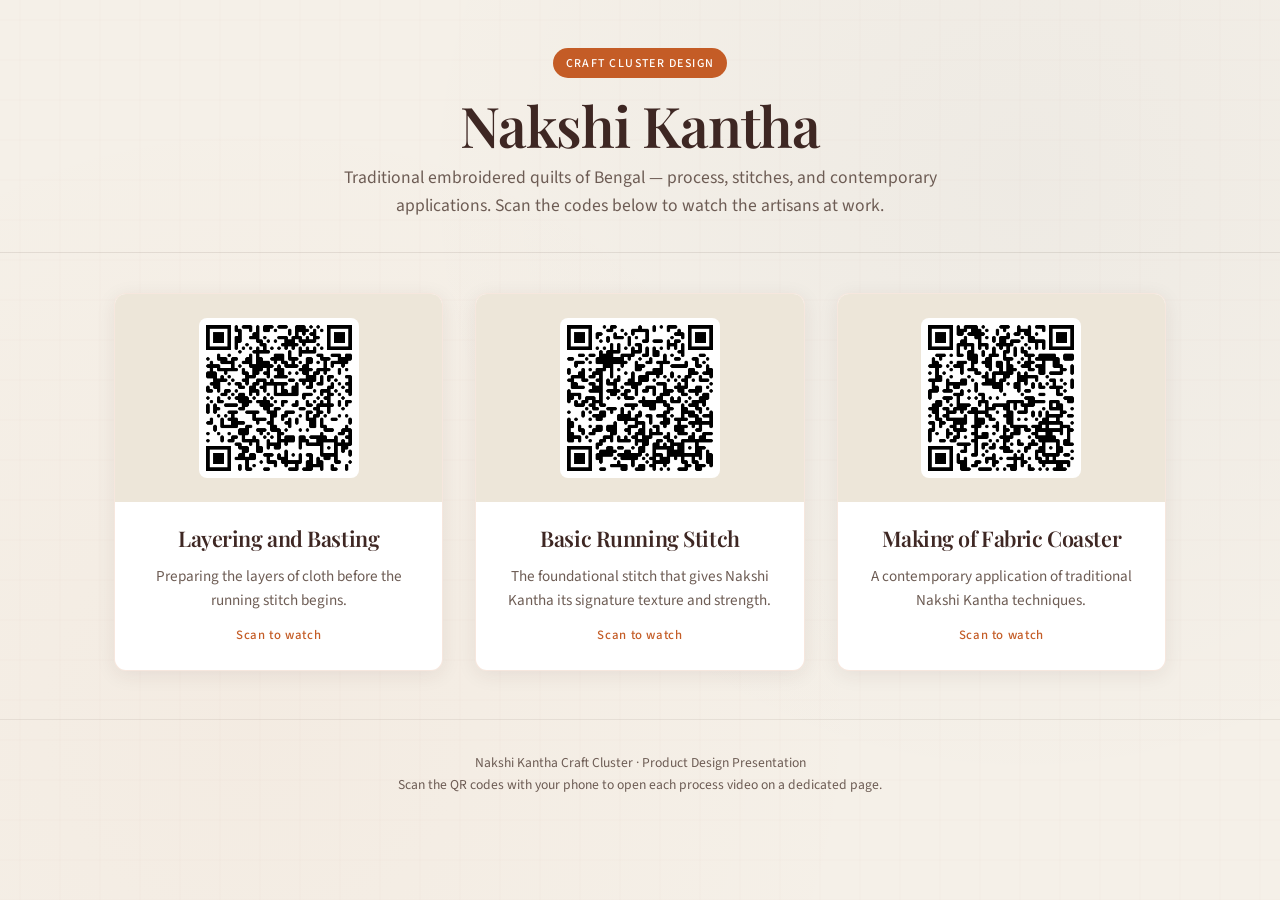
<file: artifacts/nakshi-kantha-site/index.html>
<!DOCTYPE html>
<html lang="en">
<head>
  <meta charset="UTF-8">
  <meta name="viewport" content="width=device-width, initial-scale=1.0">
  <title>Nakshi Kantha · Craft Cluster Design Presentation</title>
  <link rel="stylesheet" href="style.css">
</head>
<body>
  <header class="site-header">
    <div class="container">
      <div class="badge">Craft Cluster Design</div>
      <h1>Nakshi Kantha</h1>
      <p class="subtitle">Traditional embroidered quilts of Bengal — process, stitches, and contemporary applications. Scan the codes below to watch the artisans at work.</p>
    </div>
  </header>

  <main class="container">
    <div class="video-grid">
      <!-- Video 1 -->
      <article class="video-card">
        <div class="qr-wrapper">
          <img class="qr" src="images/qr-layering-basting.png" alt="QR code for Layering and Basting">
        </div>
        <h3>Layering and Basting</h3>
        <p>Preparing the layers of cloth before the running stitch begins.</p>
        <div class="scan-hint">Scan to watch</div>
      </article>

      <!-- Video 2 -->
      <article class="video-card">
        <div class="qr-wrapper">
          <img class="qr" src="images/qr-running-stitch.png" alt="QR code for basic running stitch">
        </div>
        <h3>Basic Running Stitch</h3>
        <p>The foundational stitch that gives Nakshi Kantha its signature texture and strength.</p>
        <div class="scan-hint">Scan to watch</div>
      </article>

      <!-- Video 3 -->
      <article class="video-card">
        <div class="qr-wrapper">
          <img class="qr" src="images/qr-fabric-coaster.png" alt="QR code for fabric coaster making">
        </div>
        <h3>Making of Fabric Coaster</h3>
        <p>A contemporary application of traditional Nakshi Kantha techniques.</p>
        <div class="scan-hint">Scan to watch</div>
      </article>
    </div>
  </main>

  <footer>
    <div class="container">
      Nakshi Kantha Craft Cluster · Product Design Presentation<br>
      Scan the QR codes with your phone to open each process video on a dedicated page.
    </div>
  </footer>
</body>
</html>
</file>
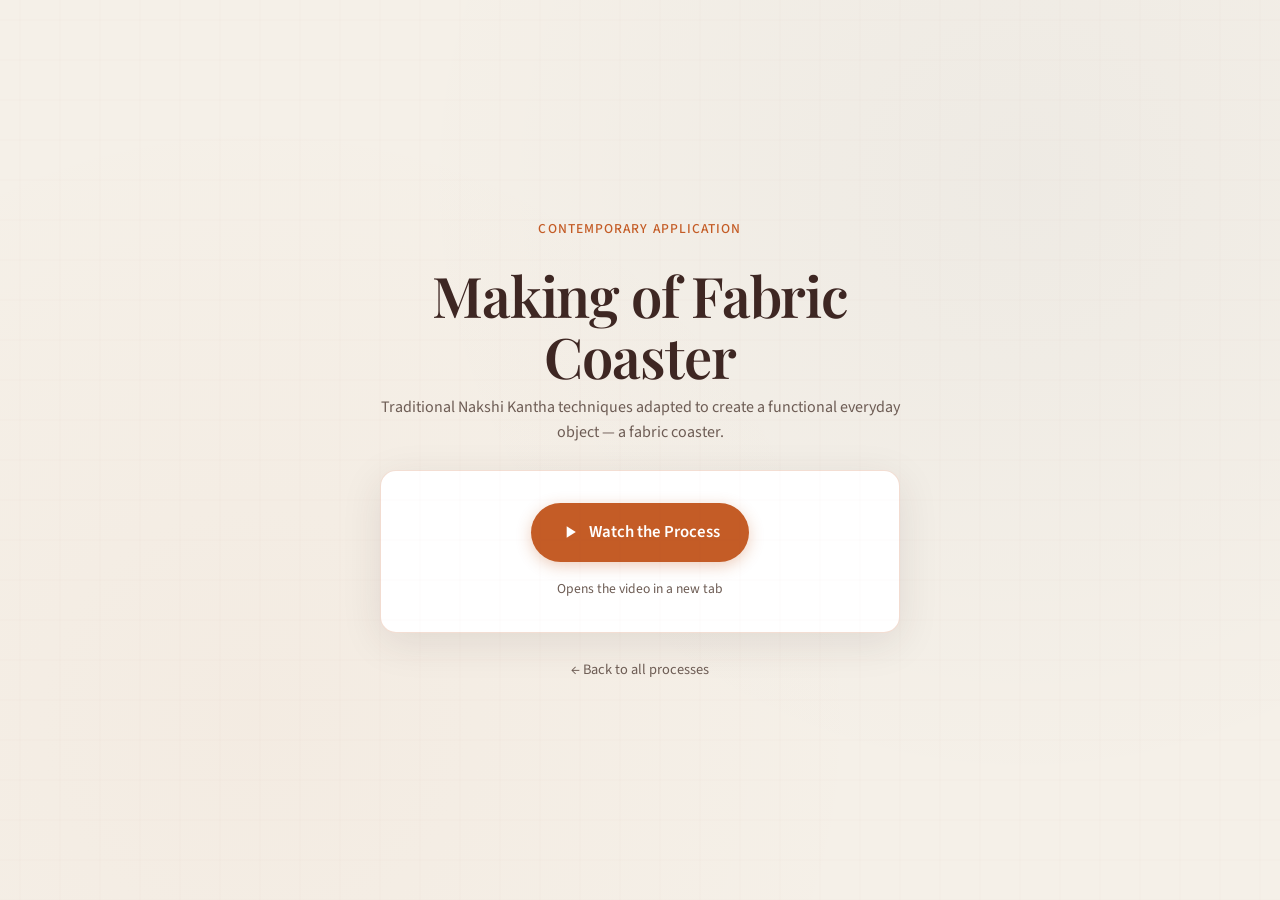
<file: artifacts/nakshi-kantha-site/video-fabric-coaster.html>
<!DOCTYPE html>
<html lang="en">
<head>
  <meta charset="UTF-8">
  <meta name="viewport" content="width=device-width, initial-scale=1.0">
  <title>Making of Fabric Coaster · Nakshi Kantha</title>
  <link rel="stylesheet" href="style.css">
</head>
<body>
  <div class="video-page">
    <div class="content">
      <div class="technique">Contemporary Application</div>
      <h1>Making of Fabric Coaster</h1>
      <p style="color: var(--muted); margin: 0.5rem 0 1rem;">Traditional Nakshi Kantha techniques adapted to create a functional everyday object — a fabric coaster.</p>

      <div class="player-card">
        <a class="play-button" href="https://photos.app.goo.gl/qU7FQ3gF2fs6k9Nq6" target="_blank" rel="noopener">
          <svg viewBox="0 0 24 24"><path d="M8 5v14l11-7z"/></svg>
          Watch the Process
        </a>
        <p style="margin-top: 1rem; font-size: 0.85rem; color: var(--muted);">Opens the video in a new tab</p>
      </div>

      <a class="back-link" href="index.html">← Back to all processes</a>
    </div>
  </div>
</body>
</html>
</file>
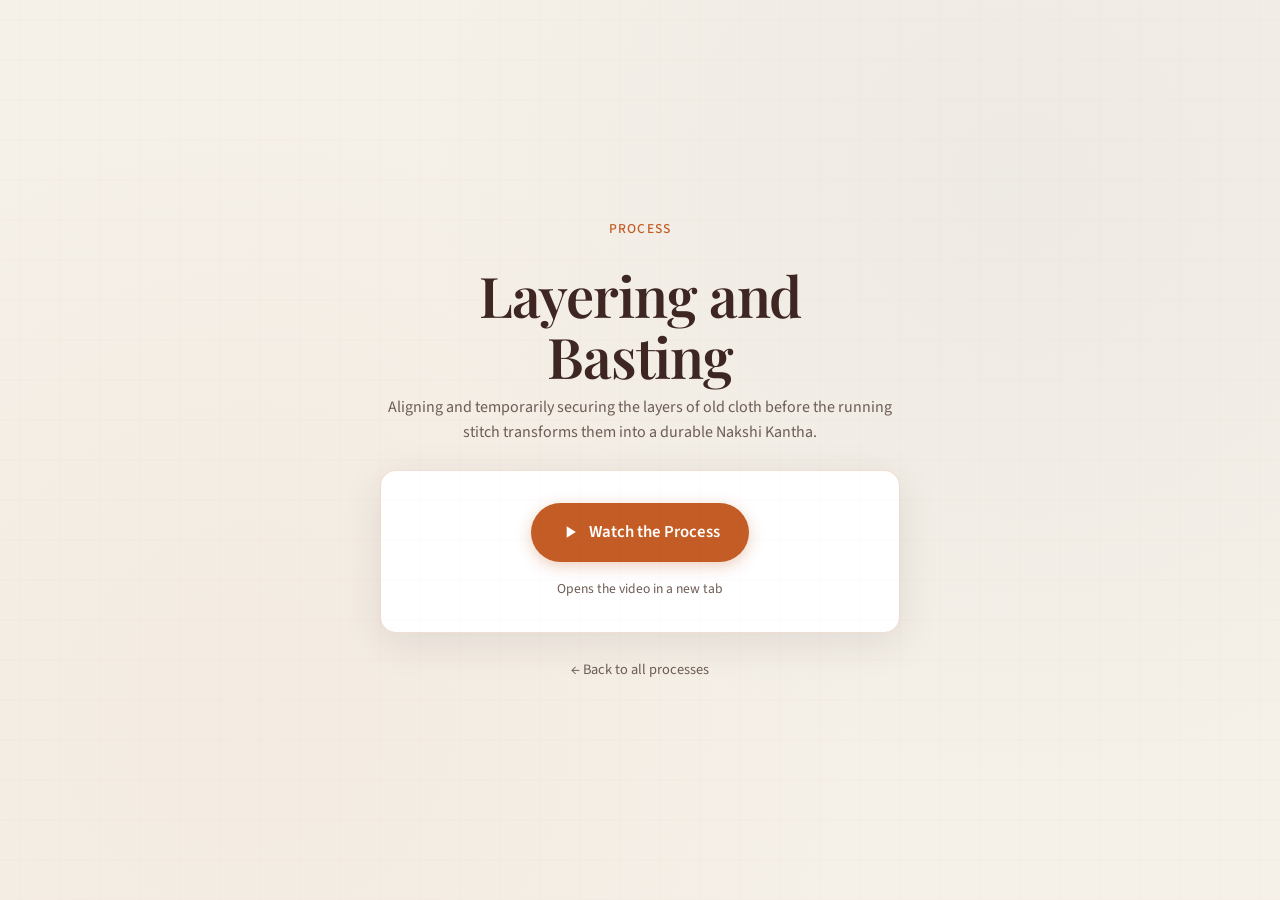
<file: artifacts/nakshi-kantha-site/video-layering-basting.html>
<!DOCTYPE html>
<html lang="en">
<head>
  <meta charset="UTF-8">
  <meta name="viewport" content="width=device-width, initial-scale=1.0">
  <title>Layering and Basting · Nakshi Kantha</title>
  <link rel="stylesheet" href="style.css">
</head>
<body>
  <div class="video-page">
    <div class="content">
      <div class="technique">Process</div>
      <h1>Layering and Basting</h1>
      <p style="color: var(--muted); margin: 0.5rem 0 1rem;">Aligning and temporarily securing the layers of old cloth before the running stitch transforms them into a durable Nakshi Kantha.</p>

      <div class="player-card">
        <a class="play-button" href="https://photos.app.goo.gl/BpqHsvpGbjiEsJwt9" target="_blank" rel="noopener">
          <svg viewBox="0 0 24 24"><path d="M8 5v14l11-7z"/></svg>
          Watch the Process
        </a>
        <p style="margin-top: 1rem; font-size: 0.85rem; color: var(--muted);">Opens the video in a new tab</p>
      </div>

      <a class="back-link" href="index.html">← Back to all processes</a>
    </div>
  </div>
</body>
</html>
</file>
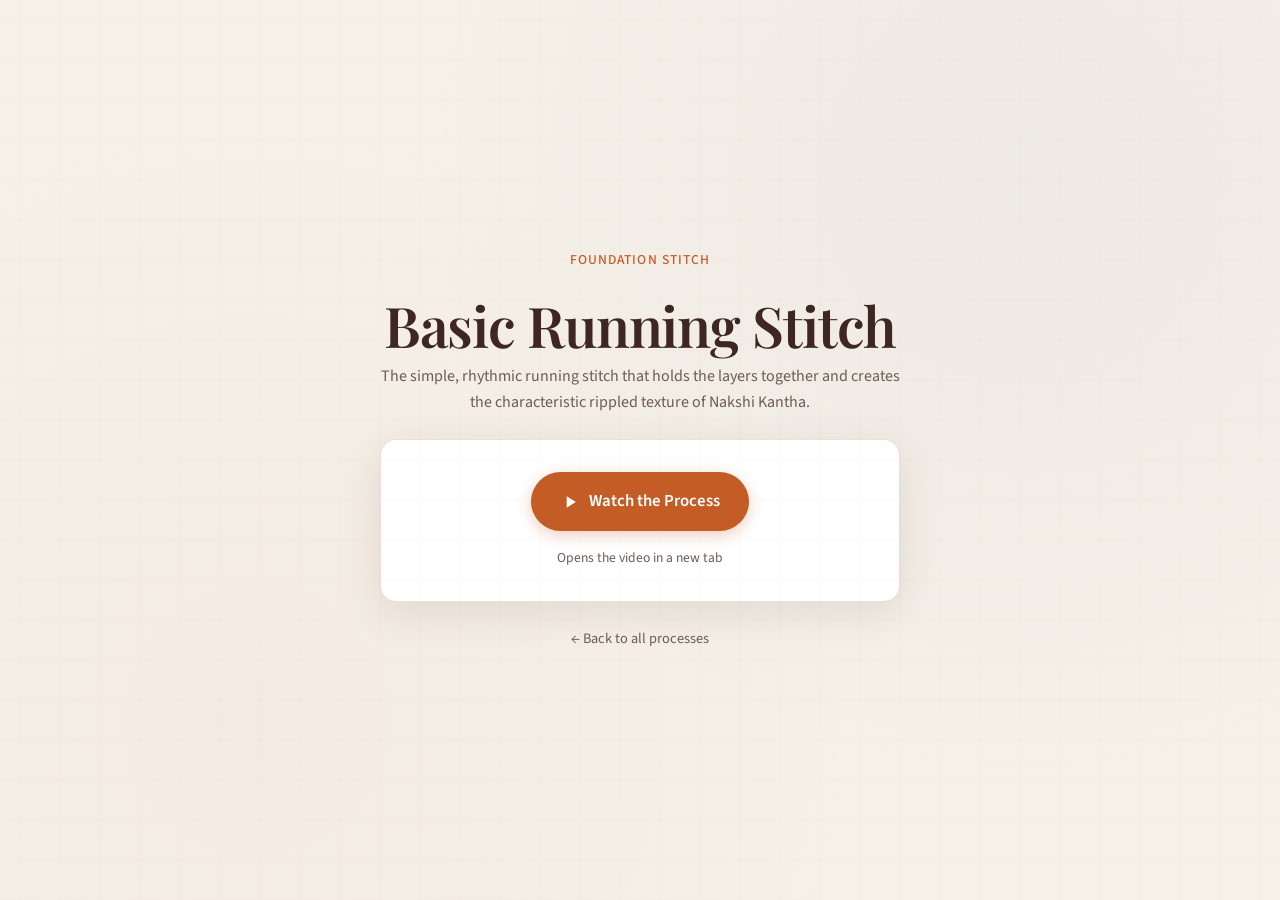
<file: artifacts/nakshi-kantha-site/video-running-stitch.html>
<!DOCTYPE html>
<html lang="en">
<head>
  <meta charset="UTF-8">
  <meta name="viewport" content="width=device-width, initial-scale=1.0">
  <title>Basic Running Stitch · Nakshi Kantha</title>
  <link rel="stylesheet" href="style.css">
</head>
<body>
  <div class="video-page">
    <div class="content">
      <div class="technique">Foundation Stitch</div>
      <h1>Basic Running Stitch</h1>
      <p style="color: var(--muted); margin: 0.5rem 0 1rem;">The simple, rhythmic running stitch that holds the layers together and creates the characteristic rippled texture of Nakshi Kantha.</p>

      <div class="player-card">
        <a class="play-button" href="https://photos.app.goo.gl/n1JhfK4SMa4DSCyp8" target="_blank" rel="noopener">
          <svg viewBox="0 0 24 24"><path d="M8 5v14l11-7z"/></svg>
          Watch the Process
        </a>
        <p style="margin-top: 1rem; font-size: 0.85rem; color: var(--muted);">Opens the video in a new tab</p>
      </div>

      <a class="back-link" href="index.html">← Back to all processes</a>
    </div>
  </div>
</body>
</html>
</file>
<file: artifacts/nakshi-kantha-site/style.css>
/* Nakshi Kantha Craft Cluster Presentation
   Earthy, traditional embroidery aesthetic */

@import url('https://fonts.googleapis.com/css2?family=Playfair+Display:wght@400;600;700&family=Source+Sans+3:wght@300;400;500;600&display=swap');

:root {
  --cream: #F5F0E8;
  --linen: #EDE6D9;
  --terracotta: #C45C26;
  --rust: #A0522D;
  --indigo: #1A3A5F;
  --deep-brown: #3E2723;
  --warm-brown: #5D4037;
  --soft-red: #8B4513;
  --gold: #D4A574;
  --text: #3E2723;
  --muted: #6D5C54;
}

* {
  box-sizing: border-box;
  margin: 0;
  padding: 0;
}

body {
  font-family: 'Source Sans 3', system-ui, sans-serif;
  background-color: var(--cream);
  color: var(--text);
  line-height: 1.6;
  min-height: 100vh;
  background-image: 
    radial-gradient(circle at 20% 80%, rgba(196, 92, 38, 0.03) 0%, transparent 50%),
    radial-gradient(circle at 80% 20%, rgba(26, 58, 95, 0.03) 0%, transparent 50%);
}

/* Subtle kantha-inspired stitch pattern overlay */
body::before {
  content: "";
  position: fixed;
  top: 0; left: 0; right: 0; bottom: 0;
  background-image: url("data:image/svg+xml,%3Csvg width='40' height='40' viewBox='0 0 40 40' xmlns='http://www.w3.org/2000/svg'%3E%3Cpath d='M0 20h40M20 0v40' stroke='%23C45C26' stroke-opacity='0.04' stroke-width='0.5' fill='none'/%3E%3C/svg%3E");
  pointer-events: none;
  z-index: 0;
}

header, main, footer {
  position: relative;
  z-index: 1;
}

/* Typography */
h1, h2, h3 {
  font-family: 'Playfair Display', serif;
  font-weight: 600;
  color: var(--deep-brown);
  letter-spacing: -0.02em;
}

h1 { font-size: clamp(2.2rem, 5vw, 3.5rem); line-height: 1.1; }
h2 { font-size: clamp(1.6rem, 3vw, 2.2rem); }
h3 { font-size: 1.35rem; }

.container {
  max-width: 1100px;
  margin: 0 auto;
  padding: 0 1.5rem;
}

/* Header */
.site-header {
  padding: 3rem 0 2rem;
  text-align: center;
  border-bottom: 1px solid rgba(62, 39, 35, 0.1);
  margin-bottom: 2rem;
}

.site-header p.subtitle {
  font-size: 1.1rem;
  color: var(--muted);
  margin-top: 0.5rem;
  max-width: 600px;
  margin-left: auto;
  margin-right: auto;
}

.badge {
  display: inline-block;
  background: var(--terracotta);
  color: white;
  font-size: 0.75rem;
  letter-spacing: 0.12em;
  text-transform: uppercase;
  padding: 0.35rem 0.8rem;
  border-radius: 2rem;
  margin-bottom: 1rem;
  font-weight: 500;
}

/* Cards for videos */
.video-grid {
  display: grid;
  grid-template-columns: repeat(auto-fit, minmax(280px, 1fr));
  gap: 2rem;
  margin: 2.5rem 0 3rem;
}

.video-card {
  background: white;
  border-radius: 12px;
  overflow: hidden;
  box-shadow: 0 4px 20px rgba(62, 39, 35, 0.08);
  border: 1px solid rgba(196, 92, 38, 0.15);
  transition: transform 0.2s ease, box-shadow 0.2s ease;
  text-align: center;
  padding-bottom: 1.5rem;
}

.video-card:hover {
  transform: translateY(-4px);
  box-shadow: 0 8px 30px rgba(62, 39, 35, 0.12);
}

.video-card .qr-wrapper {
  background: var(--linen);
  padding: 1.5rem;
  display: flex;
  justify-content: center;
  align-items: center;
}

.video-card img.qr {
  width: 160px;
  height: 160px;
  border-radius: 8px;
}

.video-card h3 {
  margin: 1.2rem 1rem 0.5rem;
  padding: 0 0.5rem;
}

.video-card p {
  color: var(--muted);
  font-size: 0.95rem;
  padding: 0 1.2rem;
}

.scan-hint {
  margin-top: 0.8rem;
  font-size: 0.8rem;
  color: var(--terracotta);
  font-weight: 500;
  letter-spacing: 0.05em;
}

/* Video page specific */
.video-page {
  min-height: 100vh;
  display: flex;
  flex-direction: column;
  align-items: center;
  justify-content: center;
  padding: 2rem 1rem;
  text-align: center;
}

.video-page .content {
  max-width: 520px;
}

.video-page h1 {
  margin-bottom: 0.5rem;
}

.video-page .technique {
  color: var(--terracotta);
  font-weight: 500;
  letter-spacing: 0.08em;
  text-transform: uppercase;
  font-size: 0.85rem;
  margin-bottom: 1.5rem;
}

.player-card {
  background: white;
  border-radius: 16px;
  padding: 2rem 1.5rem;
  box-shadow: 0 10px 40px rgba(62, 39, 35, 0.1);
  border: 1px solid rgba(196, 92, 38, 0.2);
  margin: 1.5rem 0;
}

.play-button {
  display: inline-flex;
  align-items: center;
  gap: 0.6rem;
  background: var(--terracotta);
  color: white;
  text-decoration: none;
  padding: 1rem 1.8rem;
  border-radius: 50px;
  font-weight: 600;
  font-size: 1.05rem;
  transition: background 0.2s, transform 0.15s;
  box-shadow: 0 4px 15px rgba(196, 92, 38, 0.3);
}

.play-button:hover {
  background: #A84A1E;
  transform: scale(1.03);
}

.play-button svg {
  width: 20px;
  height: 20px;
  fill: currentColor;
}

.back-link {
  margin-top: 2rem;
  color: var(--muted);
  text-decoration: none;
  font-size: 0.9rem;
}

.back-link:hover {
  color: var(--terracotta);
}

footer {
  text-align: center;
  padding: 2rem 1rem;
  color: var(--muted);
  font-size: 0.85rem;
  border-top: 1px solid rgba(62, 39, 35, 0.08);
  margin-top: 2rem;
}

@media (max-width: 600px) {
  .video-grid { gap: 1.5rem; }
  .site-header { padding: 2rem 0 1.5rem; }
}
</file>
